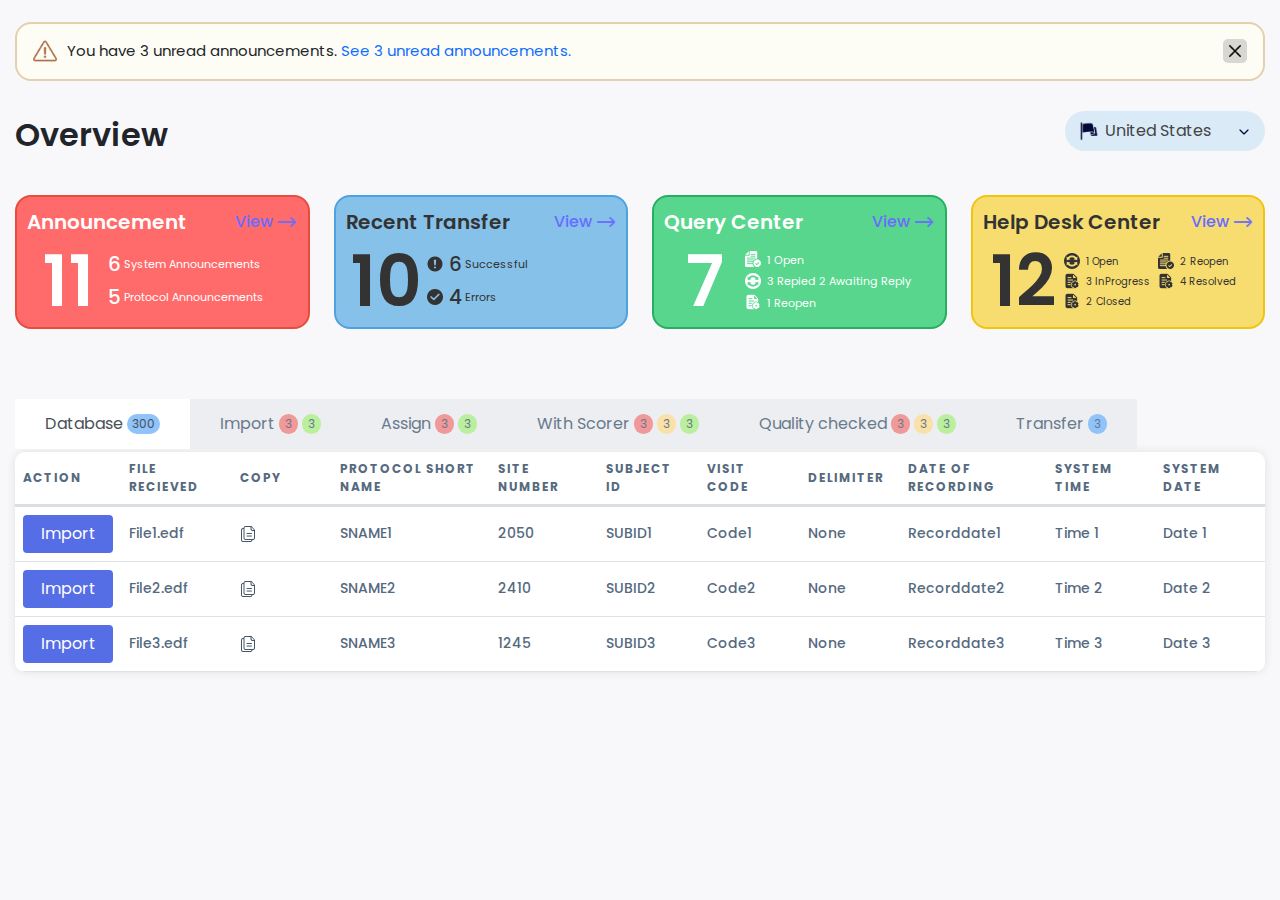
<file: index.html>
<!DOCTYPE html>
<html lang="en">

<head>
    <meta charset="UTF-8">
    <meta name="viewport" content="width=device-width, initial-scale=1.0">
    <title>Test </title>
    <link rel="stylesheet" href="css/lib/bootstrap.min.css">
    <link rel="stylesheet" href="css/lib/select2.css">
    <link rel="stylesheet" href="css/style.css">
</head>

<body>
    <main class="main">
        <div class="managersection">
            <div class="mngnotification">
                <img class="mngnotification__icon" src="img/danger.png" alt="">
                <p>
                    You have 3 unread announcements.
                    <a href="#">
                        See 3 unread announcements.
                    </a>
                </p>
                <button class="mngnotification__close">
                    <img src="img/close.png" alt="close">
                </button>
            </div>

            <div class="overviewsect">
                <div class="overviewsect__title">
                    <p>Overview</p>
                    <div class="overviewsect__select">
                        <select class="styledselect" name="state">
                            <option value="1">United States</option>
                            <option value="2">France</option>
                        </select>
                    </div>
                </div>
                <div class="overviewsect__cards">
                    <div class="row">
                        <div class="col-xl-3 col-md-6">
                            <div class="overviewcard overviewcard_red">
                                <div class="overviewcard__header">
                                    <p>Announcement</p>
                                    <div class="linkwrap">
                                        <a href="#">
                                            View
                                            <img src="img/right-arrow.png" alt="icon">
                                        </a>
                                    </div>
                                </div>
                                <div class="overviewcard__body">
                                    <div class="overview__bignum">
                                        <p>11</p>
                                    </div>
                                    <div class="overview__cardlist">
                                        <ul>
                                            <li>
                                                <span>6</span>
                                                System Announcements
                                            </li>
                                            <li>
                                                <span>5</span>
                                                Protocol Announcements
                                            </li>
                                        </ul>
                                    </div>
                                </div>
                            </div>
                        </div>
                        <div class="col-xl-3 col-md-6">
                            <div class="overviewcard overviewcard_lblue blacktext">
                                <div class="overviewcard__header">
                                    <p>Recent Transfer</p>
                                    <div class="linkwrap">
                                        <a href="#">
                                            View
                                            <img src="img/right-arrow.png" alt="icon">
                                        </a>
                                    </div>
                                </div>
                                <div class="overviewcard__body">
                                    <div class="overview__bignum">
                                        <p>10</p>
                                    </div>
                                    <div class="overview__cardlist">
                                        <ul>
                                            <li>
                                                <img src="img/warning-sign.png" alt="icon">
                                                <span>6</span>
                                                Successful
                                            </li>
                                            <li>
                                                <img src="img/checked.png" alt="icon">
                                                <span>4</span>
                                                Errors
                                            </li>
                                        </ul>
                                    </div>
                                </div>
                            </div>
                        </div>
                        <div class="col-xl-3 col-md-6">
                            <div class="overviewcard overviewcard_lgreen">
                                <div class="overviewcard__header">
                                    <p>Query Center</p>
                                    <div class="linkwrap">
                                        <a href="#">
                                            View
                                            <img src="img/right-arrow.png" alt="icon">
                                        </a>
                                    </div>
                                </div>
                                <div class="overviewcard__body">
                                    <div class="overview__bignum">
                                        <p>7</p>
                                    </div>
                                    <div class="overview__cardlist">
                                        <ul>
                                            <li>
                                                <img src="img/file.png" alt="icon">
                                                1 Open
                                            </li>
                                            <li>
                                                <img src="img/loading-arrow.png" alt="icon">
                                                3 Repied 2 Awaiting Reply
                                            </li>
                                            <li>
                                                <img src="img/project.png" alt="icon">
                                                1 Reopen
                                            </li>
                                        </ul>
                                    </div>
                                </div>
                            </div>
                        </div>
                        <div class="col-xl-3 col-md-6">
                            <div class="overviewcard overviewcard_yellow blacktext">
                                <div class="overviewcard__header">
                                    <p>Help Desk Center</p>
                                    <div class="linkwrap">
                                        <a href="#">
                                            View
                                            <img src="img/right-arrow.png" alt="icon">
                                        </a>
                                    </div>
                                </div>
                                <div class="overviewcard__body">
                                    <div class="overview__bignum">
                                        <p>12</p>
                                    </div>
                                    <div class="overview__cardlist">
                                        <ul class="twocol">
                                            <li>
                                                <img src="img/001-loading-arrow.png" alt="icon">
                                                1 Open
                                            </li>
                                            <li>
                                                <img src="img/003-file.png" alt="icon">
                                                2 Reopen
                                            </li>
                                            <li>
                                                <img src="img/002-project.png" alt="icon">
                                                3 InProgress
                                            </li>
                                            <li>
                                                <img src="img/002-project.png" alt="icon">
                                                4 Resolved
                                            </li>
                                            <li>
                                                <img src="img/002-project.png" alt="icon">
                                                2 Closed
                                            </li>
                                        </ul>
                                    </div>
                                </div>
                            </div>
                        </div>
                    </div>
                </div>
            </div>

            <div class="tablesect">
                <ul class="nav nav-tabs" id="myTab" role="tablist">
                    <li class="nav-item" role="presentation">
                        <button class="nav-link active" id="tab1" data-bs-toggle="tab" data-bs-target="#tab1-pane"
                            type="button" role="tab" aria-controls="tab1-pane" aria-selected="true">
                            Database <span class="label blue">300</span>
                        </button>
                    </li>
                    <li class="nav-item" role="presentation">
                        <button class="nav-link" id="tab2" data-bs-toggle="tab" data-bs-target="#tab2-pane"
                            type="button" role="tab" aria-controls="tab2-pane" aria-selected="false">
                            Import
                            <span class="label red">3</span>
                            <span class="label green">3</span>
                        </button>
                    </li>
                    <li class="nav-item" role="presentation">
                        <button class="nav-link" id="tab3" data-bs-toggle="tab" data-bs-target="#tab3-pane"
                            type="button" role="tab" aria-controls="tab3-pane" aria-selected="false">
                            Assign
                            <span class="label red">3</span>
                            <span class="label green">3</span>
                        </button>
                    </li>
                    <li class="nav-item" role="presentation">
                        <button class="nav-link" id="tab4" data-bs-toggle="tab" data-bs-target="#tab4-pane"
                            type="button" role="tab" aria-controls="tab4-pane" aria-selected="false">
                            With Scorer
                            <span class="label red">3</span>
                            <span class="label yellow">3</span>
                            <span class="label green">3</span>
                        </button>
                    </li>
                    <li class="nav-item" role="presentation">
                        <button class="nav-link" id="tab5" data-bs-toggle="tab" data-bs-target="#tab5-pane"
                            type="button" role="tab" aria-controls="tab5-pane" aria-selected="false">
                            Quality checked
                            <span class="label red">3</span>
                            <span class="label yellow">3</span>
                            <span class="label green">3</span>
                        </button>
                    </li>
                    <li class="nav-item" role="presentation">
                        <button class="nav-link" id="tab6" data-bs-toggle="tab" data-bs-target="#tab6-pane"
                            type="button" role="tab" aria-controls="tab6-pane" aria-selected="false">
                            Transfer
                            <span class="label blue">3</span>
                        </button>
                    </li>
                </ul>
                <div class="tab-content" id="myTabContent">
                    <div class="tab-pane fade show active" id="tab1-pane" role="tabpanel" aria-labelledby="tab1"
                        tabindex="0">

                        <div class="tablewrapper">
                            <table class="table table-hover">
                                <thead>
                                    <tr>
                                        <th scope="col">Action</th>
                                        <th scope="col">File Recieved</th>
                                        <th scope="col">Copy</th>
                                        <th scope="col">Protocol short name</th>
                                        <th scope="col">Site number</th>
                                        <th scope="col">Subject ID</th>
                                        <th scope="col">Visit Code</th>
                                        <th scope="col">Delimiter</th>
                                        <th scope="col">Date of recording</th>
                                        <th scope="col">System time</th>
                                        <th scope="col">System Date</th>
                                    </tr>
                                </thead>
                                <tbody>
                                    <tr>
                                        <th>
                                            <a href="#" class="btn blue_btn">Import</a>
                                        </th>
                                        <td>File1.edf</td>
                                        <td>
                                            <a href="#"><img src="img/copy.png" alt="copy"></a>
                                        </td>
                                        <td>
                                            SNAME1
                                        </td>
                                        <td>2050</td>
                                        <td>SUBID1</td>
                                        <td>Code1</td>
                                        <td>None</td>
                                        <td>Recorddate1</td>
                                        <td>Time 1</td>
                                        <td>Date 1</td>
                                    </tr>
                                    <tr>
                                        <th>
                                            <a href="#" class="btn blue_btn">Import</a>
                                        </th>
                                        <td>File2.edf</td>
                                        <td>
                                            <a href="#"><img src="img/copy.png" alt="copy"></a>
                                        </td>
                                        <td>
                                            SNAME2
                                        </td>
                                        <td>2410</td>
                                        <td>SUBID2</td>
                                        <td>Code2</td>
                                        <td>None</td>
                                        <td>Recorddate2</td>
                                        <td>Time 2</td>
                                        <td>Date 2</td>
                                    </tr>
                                    <tr>
                                        <th>
                                            <a href="#" class="btn blue_btn">Import</a>
                                        </th>
                                        <td>File3.edf</td>
                                        <td>
                                            <a href="#"><img src="img/copy.png" alt="copy"></a>
                                        </td>
                                        <td>
                                            SNAME3
                                        </td>
                                        <td>1245</td>
                                        <td>SUBID3</td>
                                        <td>Code3</td>
                                        <td>None</td>
                                        <td>Recorddate3</td>
                                        <td>Time 3</td>
                                        <td>Date 3</td>
                                    </tr>
                                </tbody>
                            </table>
                        </div>

                    </div>
                    <div class="tab-pane fade" id="tab2-pane" role="tabpanel" aria-labelledby="tab2" tabindex="0">Tab 2
                    </div>
                    <div class="tab-pane fade" id="tab3-pane" role="tabpanel" aria-labelledby="tab3" tabindex="0">Tab 3
                    </div>
                    <div class="tab-pane fade" id="tab4-pane" role="tabpanel" aria-labelledby="tab4" tabindex="0">Tab 4
                    </div>
                    <div class="tab-pane fade" id="tab5-pane" role="tabpanel" aria-labelledby="tab5" tabindex="0">Tab 5
                    </div>
                    <div class="tab-pane fade" id="tab6-pane" role="tabpanel" aria-labelledby="tab6" tabindex="0">Tab 6
                    </div>
                </div>
            </div>
        </div>

    </main>

    <script src="js/lib/jquery.js"></script>
    <script src="js/lib/bootstrap.min.js"></script>
    <script src="js/lib/select2.js"></script>
    <script src="js/common.js"></script>
</body>

</html>
</file>
<file: css/lib/select2.css>
.select2-container{box-sizing:border-box;display:inline-block;margin:0;position:relative;vertical-align:middle}.select2-container .select2-selection--single{box-sizing:border-box;cursor:pointer;display:block;height:28px;user-select:none;-webkit-user-select:none}.select2-container .select2-selection--single .select2-selection__rendered{display:block;padding-left:8px;padding-right:20px;overflow:hidden;text-overflow:ellipsis;white-space:nowrap}.select2-container .select2-selection--single .select2-selection__clear{background-color:transparent;border:none;font-size:1em}.select2-container[dir="rtl"] .select2-selection--single .select2-selection__rendered{padding-right:8px;padding-left:20px}.select2-container .select2-selection--multiple{box-sizing:border-box;cursor:pointer;display:block;min-height:32px;user-select:none;-webkit-user-select:none}.select2-container .select2-selection--multiple .select2-selection__rendered{display:inline;list-style:none;padding:0}.select2-container .select2-selection--multiple .select2-selection__clear{background-color:transparent;border:none;font-size:1em}.select2-container .select2-search--inline .select2-search__field{box-sizing:border-box;border:none;font-size:100%;margin-top:5px;margin-left:5px;padding:0;max-width:100%;resize:none;height:18px;vertical-align:bottom;font-family:sans-serif;overflow:hidden;word-break:keep-all}.select2-container .select2-search--inline .select2-search__field::-webkit-search-cancel-button{-webkit-appearance:none}.select2-dropdown{background-color:white;border:1px solid #aaa;border-radius:4px;box-sizing:border-box;display:block;position:absolute;left:-100000px;width:100%;z-index:1051}.select2-results{display:block}.select2-results__options{list-style:none;margin:0;padding:0}.select2-results__option{padding:6px;user-select:none;-webkit-user-select:none}.select2-results__option--selectable{cursor:pointer}.select2-container--open .select2-dropdown{left:0}.select2-container--open .select2-dropdown--above{border-bottom:none;border-bottom-left-radius:0;border-bottom-right-radius:0}.select2-container--open .select2-dropdown--below{border-top:none;border-top-left-radius:0;border-top-right-radius:0}.select2-search--dropdown{display:block;padding:4px}.select2-search--dropdown .select2-search__field{padding:4px;width:100%;box-sizing:border-box}.select2-search--dropdown .select2-search__field::-webkit-search-cancel-button{-webkit-appearance:none}.select2-search--dropdown.select2-search--hide{display:none}.select2-close-mask{border:0;margin:0;padding:0;display:block;position:fixed;left:0;top:0;min-height:100%;min-width:100%;height:auto;width:auto;opacity:0;z-index:99;background-color:#fff;filter:alpha(opacity=0)}.select2-hidden-accessible{border:0 !important;clip:rect(0 0 0 0) !important;-webkit-clip-path:inset(50%) !important;clip-path:inset(50%) !important;height:1px !important;overflow:hidden !important;padding:0 !important;position:absolute !important;width:1px !important;white-space:nowrap !important}.select2-container--default .select2-selection--single{background-color:#fff;border:1px solid #aaa;border-radius:4px}.select2-container--default .select2-selection--single .select2-selection__rendered{color:#444;line-height:28px}.select2-container--default .select2-selection--single .select2-selection__clear{cursor:pointer;float:right;font-weight:bold;height:26px;margin-right:20px;padding-right:0px}.select2-container--default .select2-selection--single .select2-selection__placeholder{color:#999}.select2-container--default .select2-selection--single .select2-selection__arrow{height:26px;position:absolute;top:1px;right:1px;width:20px}.select2-container--default .select2-selection--single .select2-selection__arrow b{border-color:#888 transparent transparent transparent;border-style:solid;border-width:5px 4px 0 4px;height:0;left:50%;margin-left:-4px;margin-top:-2px;position:absolute;top:50%;width:0}.select2-container--default[dir="rtl"] .select2-selection--single .select2-selection__clear{float:left}.select2-container--default[dir="rtl"] .select2-selection--single .select2-selection__arrow{left:1px;right:auto}.select2-container--default.select2-container--disabled .select2-selection--single{background-color:#eee;cursor:default}.select2-container--default.select2-container--disabled .select2-selection--single .select2-selection__clear{display:none}.select2-container--default.select2-container--open .select2-selection--single .select2-selection__arrow b{border-color:transparent transparent #888 transparent;border-width:0 4px 5px 4px}.select2-container--default .select2-selection--multiple{background-color:white;border:1px solid #aaa;border-radius:4px;cursor:text;padding-bottom:5px;padding-right:5px;position:relative}.select2-container--default .select2-selection--multiple.select2-selection--clearable{padding-right:25px}.select2-container--default .select2-selection--multiple .select2-selection__clear{cursor:pointer;font-weight:bold;height:20px;margin-right:10px;margin-top:5px;position:absolute;right:0;padding:1px}.select2-container--default .select2-selection--multiple .select2-selection__choice{background-color:#e4e4e4;border:1px solid #aaa;border-radius:4px;box-sizing:border-box;display:inline-block;margin-left:5px;margin-top:5px;padding:0;padding-left:20px;position:relative;max-width:100%;overflow:hidden;text-overflow:ellipsis;vertical-align:bottom;white-space:nowrap}.select2-container--default .select2-selection--multiple .select2-selection__choice__display{cursor:default;padding-left:2px;padding-right:5px}.select2-container--default .select2-selection--multiple .select2-selection__choice__remove{background-color:transparent;border:none;border-right:1px solid #aaa;border-top-left-radius:4px;border-bottom-left-radius:4px;color:#999;cursor:pointer;font-size:1em;font-weight:bold;padding:0 4px;position:absolute;left:0;top:0}.select2-container--default .select2-selection--multiple .select2-selection__choice__remove:hover,.select2-container--default .select2-selection--multiple .select2-selection__choice__remove:focus{background-color:#f1f1f1;color:#333;outline:none}.select2-container--default[dir="rtl"] .select2-selection--multiple .select2-selection__choice{margin-left:5px;margin-right:auto}.select2-container--default[dir="rtl"] .select2-selection--multiple .select2-selection__choice__display{padding-left:5px;padding-right:2px}.select2-container--default[dir="rtl"] .select2-selection--multiple .select2-selection__choice__remove{border-left:1px solid #aaa;border-right:none;border-top-left-radius:0;border-bottom-left-radius:0;border-top-right-radius:4px;border-bottom-right-radius:4px}.select2-container--default[dir="rtl"] .select2-selection--multiple .select2-selection__clear{float:left;margin-left:10px;margin-right:auto}.select2-container--default.select2-container--focus .select2-selection--multiple{border:solid black 1px;outline:0}.select2-container--default.select2-container--disabled .select2-selection--multiple{background-color:#eee;cursor:default}.select2-container--default.select2-container--disabled .select2-selection__choice__remove{display:none}.select2-container--default.select2-container--open.select2-container--above .select2-selection--single,.select2-container--default.select2-container--open.select2-container--above .select2-selection--multiple{border-top-left-radius:0;border-top-right-radius:0}.select2-container--default.select2-container--open.select2-container--below .select2-selection--single,.select2-container--default.select2-container--open.select2-container--below .select2-selection--multiple{border-bottom-left-radius:0;border-bottom-right-radius:0}.select2-container--default .select2-search--dropdown .select2-search__field{border:1px solid #aaa}.select2-container--default .select2-search--inline .select2-search__field{background:transparent;border:none;outline:0;box-shadow:none;-webkit-appearance:textfield}.select2-container--default .select2-results>.select2-results__options{max-height:200px;overflow-y:auto}.select2-container--default .select2-results__option .select2-results__option{padding-left:1em}.select2-container--default .select2-results__option .select2-results__option .select2-results__group{padding-left:0}.select2-container--default .select2-results__option .select2-results__option .select2-results__option{margin-left:-1em;padding-left:2em}.select2-container--default .select2-results__option .select2-results__option .select2-results__option .select2-results__option{margin-left:-2em;padding-left:3em}.select2-container--default .select2-results__option .select2-results__option .select2-results__option .select2-results__option .select2-results__option{margin-left:-3em;padding-left:4em}.select2-container--default .select2-results__option .select2-results__option .select2-results__option .select2-results__option .select2-results__option .select2-results__option{margin-left:-4em;padding-left:5em}.select2-container--default .select2-results__option .select2-results__option .select2-results__option .select2-results__option .select2-results__option .select2-results__option .select2-results__option{margin-left:-5em;padding-left:6em}.select2-container--default .select2-results__option--group{padding:0}.select2-container--default .select2-results__option--disabled{color:#999}.select2-container--default .select2-results__option--selected{background-color:#ddd}.select2-container--default .select2-results__option--highlighted.select2-results__option--selectable{background-color:#5897fb;color:white}.select2-container--default .select2-results__group{cursor:default;display:block;padding:6px}.select2-container--classic .select2-selection--single{background-color:#f7f7f7;border:1px solid #aaa;border-radius:4px;outline:0;background-image:-webkit-linear-gradient(top, #fff 50%, #eee 100%);background-image:-o-linear-gradient(top, #fff 50%, #eee 100%);background-image:linear-gradient(to bottom, #fff 50%, #eee 100%);background-repeat:repeat-x;filter:progid:DXImageTransform.Microsoft.gradient(startColorstr='#FFFFFFFF', endColorstr='#FFEEEEEE', GradientType=0)}.select2-container--classic .select2-selection--single:focus{border:1px solid #5897fb}.select2-container--classic .select2-selection--single .select2-selection__rendered{color:#444;line-height:28px}.select2-container--classic .select2-selection--single .select2-selection__clear{cursor:pointer;float:right;font-weight:bold;height:26px;margin-right:20px}.select2-container--classic .select2-selection--single .select2-selection__placeholder{color:#999}.select2-container--classic .select2-selection--single .select2-selection__arrow{background-color:#ddd;border:none;border-left:1px solid #aaa;border-top-right-radius:4px;border-bottom-right-radius:4px;height:26px;position:absolute;top:1px;right:1px;width:20px;background-image:-webkit-linear-gradient(top, #eee 50%, #ccc 100%);background-image:-o-linear-gradient(top, #eee 50%, #ccc 100%);background-image:linear-gradient(to bottom, #eee 50%, #ccc 100%);background-repeat:repeat-x;filter:progid:DXImageTransform.Microsoft.gradient(startColorstr='#FFEEEEEE', endColorstr='#FFCCCCCC', GradientType=0)}.select2-container--classic .select2-selection--single .select2-selection__arrow b{border-color:#888 transparent transparent transparent;border-style:solid;border-width:5px 4px 0 4px;height:0;left:50%;margin-left:-4px;margin-top:-2px;position:absolute;top:50%;width:0}.select2-container--classic[dir="rtl"] .select2-selection--single .select2-selection__clear{float:left}.select2-container--classic[dir="rtl"] .select2-selection--single .select2-selection__arrow{border:none;border-right:1px solid #aaa;border-radius:0;border-top-left-radius:4px;border-bottom-left-radius:4px;left:1px;right:auto}.select2-container--classic.select2-container--open .select2-selection--single{border:1px solid #5897fb}.select2-container--classic.select2-container--open .select2-selection--single .select2-selection__arrow{background:transparent;border:none}.select2-container--classic.select2-container--open .select2-selection--single .select2-selection__arrow b{border-color:transparent transparent #888 transparent;border-width:0 4px 5px 4px}.select2-container--classic.select2-container--open.select2-container--above .select2-selection--single{border-top:none;border-top-left-radius:0;border-top-right-radius:0;background-image:-webkit-linear-gradient(top, #fff 0%, #eee 50%);background-image:-o-linear-gradient(top, #fff 0%, #eee 50%);background-image:linear-gradient(to bottom, #fff 0%, #eee 50%);background-repeat:repeat-x;filter:progid:DXImageTransform.Microsoft.gradient(startColorstr='#FFFFFFFF', endColorstr='#FFEEEEEE', GradientType=0)}.select2-container--classic.select2-container--open.select2-container--below .select2-selection--single{border-bottom:none;border-bottom-left-radius:0;border-bottom-right-radius:0;background-image:-webkit-linear-gradient(top, #eee 50%, #fff 100%);background-image:-o-linear-gradient(top, #eee 50%, #fff 100%);background-image:linear-gradient(to bottom, #eee 50%, #fff 100%);background-repeat:repeat-x;filter:progid:DXImageTransform.Microsoft.gradient(startColorstr='#FFEEEEEE', endColorstr='#FFFFFFFF', GradientType=0)}.select2-container--classic .select2-selection--multiple{background-color:white;border:1px solid #aaa;border-radius:4px;cursor:text;outline:0;padding-bottom:5px;padding-right:5px}.select2-container--classic .select2-selection--multiple:focus{border:1px solid #5897fb}.select2-container--classic .select2-selection--multiple .select2-selection__clear{display:none}.select2-container--classic .select2-selection--multiple .select2-selection__choice{background-color:#e4e4e4;border:1px solid #aaa;border-radius:4px;display:inline-block;margin-left:5px;margin-top:5px;padding:0}.select2-container--classic .select2-selection--multiple .select2-selection__choice__display{cursor:default;padding-left:2px;padding-right:5px}.select2-container--classic .select2-selection--multiple .select2-selection__choice__remove{background-color:transparent;border:none;border-top-left-radius:4px;border-bottom-left-radius:4px;color:#888;cursor:pointer;font-size:1em;font-weight:bold;padding:0 4px}.select2-container--classic .select2-selection--multiple .select2-selection__choice__remove:hover{color:#555;outline:none}.select2-container--classic[dir="rtl"] .select2-selection--multiple .select2-selection__choice{margin-left:5px;margin-right:auto}.select2-container--classic[dir="rtl"] .select2-selection--multiple .select2-selection__choice__display{padding-left:5px;padding-right:2px}.select2-container--classic[dir="rtl"] .select2-selection--multiple .select2-selection__choice__remove{border-top-left-radius:0;border-bottom-left-radius:0;border-top-right-radius:4px;border-bottom-right-radius:4px}.select2-container--classic.select2-container--open .select2-selection--multiple{border:1px solid #5897fb}.select2-container--classic.select2-container--open.select2-container--above .select2-selection--multiple{border-top:none;border-top-left-radius:0;border-top-right-radius:0}.select2-container--classic.select2-container--open.select2-container--below .select2-selection--multiple{border-bottom:none;border-bottom-left-radius:0;border-bottom-right-radius:0}.select2-container--classic .select2-search--dropdown .select2-search__field{border:1px solid #aaa;outline:0}.select2-container--classic .select2-search--inline .select2-search__field{outline:0;box-shadow:none}.select2-container--classic .select2-dropdown{background-color:#fff;border:1px solid transparent}.select2-container--classic .select2-dropdown--above{border-bottom:none}.select2-container--classic .select2-dropdown--below{border-top:none}.select2-container--classic .select2-results>.select2-results__options{max-height:200px;overflow-y:auto}.select2-container--classic .select2-results__option--group{padding:0}.select2-container--classic .select2-results__option--disabled{color:grey}.select2-container--classic .select2-results__option--highlighted.select2-results__option--selectable{background-color:#3875d7;color:#fff}.select2-container--classic .select2-results__group{cursor:default;display:block;padding:6px}.select2-container--classic.select2-container--open .select2-dropdown{border-color:#5897fb}
</file>
<file: css/style.css>
@import url("https://fonts.googleapis.com/css2?family=Poppins:wght@100;200;300;400;500;600;700;800;900&display=swap");.managersection{padding:22px 15px;background:#f8f8fb;min-height:100vh;font-family:"Poppins",sans-serif}.mngnotification{border:2px solid #e3d0ae;background:#fdfcf5;border-radius:16px;padding:16px 50px;min-height:46px;position:relative;display:-webkit-box;display:-ms-flexbox;display:flex;-webkit-box-align:center;-ms-flex-align:center;align-items:center;margin-bottom:30px}.mngnotification p{margin:0;font-size:15px}.mngnotification p a{text-decoration:none}.mngnotification__icon{width:24px;margin-right:10px;position:absolute;left:16px;top:50%;-webkit-transform:translateY(-50%);transform:translateY(-50%)}.mngnotification__close{width:24px;height:24px;border-radius:5px;background:#d8d7d1;border:none;padding:0;outline:none;display:-webkit-inline-box;display:-ms-inline-flexbox;display:inline-flex;-webkit-box-align:center;-ms-flex-align:center;align-items:center;-webkit-box-pack:center;-ms-flex-pack:center;justify-content:center;position:absolute;right:16px;top:50%;-webkit-transform:translateY(-50%);transform:translateY(-50%);-webkit-transition:0.3s;transition:0.3s}.mngnotification__close img{width:12px;vertical-align:top}.mngnotification__close:hover{background:#ababab}.overviewsect{margin-bottom:70px}.overviewsect__title{margin-bottom:20px;display:-webkit-box;display:-ms-flexbox;display:flex;-ms-flex-wrap:wrap;flex-wrap:wrap}.overviewsect__title p{font-size:32px;font-weight:600;width:100%;max-width:calc(100% - 200px);-webkit-box-flex:0;-ms-flex:0 0 calc(100% - 200px);flex:0 0 calc(100% - 200px)}.overviewsect__title .overviewsect__select{width:100%;max-width:200px;-webkit-box-flex:0;-ms-flex:0 0 200px;flex:0 0 200px}.overviewsect__title .overviewsect__select .select2{width:100%!important}.overviewsect__title .overviewsect__select .select2-container .select2-selection--single{height:40px;border:none!important;background:transparent}.overviewsect__title .overviewsect__select .select2-container--default .select2-selection--single .select2-selection__rendered{line-height:40px;padding-left:40px;padding-right:30px;background-color:#daebf7;border-radius:32px;background-image:url("../img/flag.png");background-repeat:no-repeat;background-size:20px;background-position:left 14px top 10px}.overviewsect__title .overviewsect__select .select2-container--default .select2-selection--single .select2-selection__arrow b{display:none}.overviewsect__title .overviewsect__select .select2-selection__arrow{background:url("../img/down.png") no-repeat center/16px;height:40px;width:40px}.select2-container--open .select2-dropdown--below{border-radius:5px;overflow:hidden;border:none!important;margin-top:2px;-webkit-box-shadow:0 0 10px rgba(51,51,51,0.1);box-shadow:0 0 10px rgba(51,51,51,0.1)}.overviewcard{border-radius:16px;padding:10px}.overviewcard__header{display:-webkit-box;display:-ms-flexbox;display:flex;-webkit-box-align:center;-ms-flex-align:center;align-items:center;-ms-flex-wrap:wrap;flex-wrap:wrap;margin-bottom:10px}.overviewcard__header p{width:100%;max-width:70%;-webkit-box-flex:0;-ms-flex:0 0 70%;flex:0 0 70%;color:#fff;font-size:20px;font-weight:600;margin:0}.overviewcard__header .linkwrap{width:100%;max-width:30%;-webkit-box-flex:0;-ms-flex:0 0 30%;flex:0 0 30%;text-align:right}.overviewcard__header a{color:#696cff;text-decoration:none;font-weight:500}.overviewcard__header a img{vertical-align:middle;width:20px;-webkit-transition:0.3s;transition:0.3s}.overviewcard__header a:hover img{-webkit-transform:translateX(5px);transform:translateX(5px)}.overviewcard__body{display:-webkit-box;display:-ms-flexbox;display:flex;-ms-flex-wrap:wrap;flex-wrap:wrap;-webkit-box-align:center;-ms-flex-align:center;align-items:center}.overviewcard__body .overview__bignum{width:100%;max-width:40%;-webkit-box-flex:0;-ms-flex:0 0 40%;flex:0 0 40%}.overviewcard__body .overview__bignum p{color:#fff;text-align:center;font-weight:600;font-size:100px;line-height:100%;margin:0}.overviewcard__body .overview__cardlist{width:100%;max-width:60%;-webkit-box-flex:0;-ms-flex:0 0 60%;flex:0 0 60%}.overviewcard__body .overview__cardlist ul{list-style-type:none;padding:0;margin:0}.overviewcard__body .overview__cardlist ul li{color:#fff;font-size:12px;margin-bottom:5px}.overviewcard__body .overview__cardlist ul li:last-child{margin-bottom:0}.overviewcard__body .overview__cardlist ul li span{font-size:20px;font-weight:500;display:inline-block;vertical-align:middle;margin-top:-2px}.overviewcard__body .overview__cardlist ul li>img{vertical-align:middle;width:16px;margin-top:-3px;margin-right:3px}.overviewcard__body .overview__cardlist ul.twocol{display:-webkit-box;display:-ms-flexbox;display:flex;-ms-flex-wrap:wrap;flex-wrap:wrap}.overviewcard__body .overview__cardlist ul.twocol li{width:100%;max-width:50%;-webkit-box-flex:0;-ms-flex:0 0 50%;flex:0 0 50%;padding-right:5px}.overviewcard_red{border:2px solid #e74c3c;background:#ff6b6b}.overviewcard_lblue{border:2px solid #4ea3df;background:#85c1e9}.overviewcard_lgreen{border:2px solid #27ae60;background:#58d68d}.overviewcard_yellow{border:2px solid #f1c40f;background:#f7dc6f}.blacktext .overviewcard__body .overview__bignum p,.blacktext .overviewcard__body .overview__cardlist ul li,.blacktext .overviewcard__header p{color:#333}.tablesect .nav{display:-webkit-inline-box;display:-ms-inline-flexbox;display:inline-flex;margin-bottom:3px}.tablesect .nav-tabs{border:none!important;background:#eceef1}.tablesect .nav-item button{border:none!important;margin:0;border-radius:0;height:50px;padding:10px 30px;color:#697a8d}.tablesect .nav-item button .label{display:inline-block;vertical-align:middle;font-size:12px;border-radius:10px;padding:1px 5px;min-width:19px}.tablesect .nav-item button .label.blue{background:#8fc3f9}.tablesect .nav-item button .label.green{background:#baef9e}.tablesect .nav-item button .label.red{background:#f19898}.tablesect .nav-item button .label.yellow{background:#fae1a7}.tablesect table{background:#fff;margin:0}.tablesect table thead{color:#566a7f;text-transform:uppercase;letter-spacing:1px;font-size:12px;border-bottom:3px solid #d9dee3}.tablesect table thead th{height:44px;vertical-align:middle;min-width:100px}.tablesect table tbody{font-size:14px}.tablesect table tbody .blue_btn{color:#fff;background:#556ee6;min-width:90px;-webkit-transition:0.3s;transition:0.3s}.tablesect table tbody .blue_btn:hover{background:#485ec4}.tablesect table tbody .blue_btn:focus{-webkit-box-shadow:0 0 0 0.15rem rgba(111,132,234,0.5);box-shadow:0 0 0 0.15rem rgba(111,132,234,0.5)}.tablesect table tbody td{vertical-align:middle;color:#566a7f;font-weight:500}.tablesect table.table-hover>tbody>tr:hover{--bs-table-accent-bg:rgba(0,0,0,0.03)}.tablesect .tablewrapper{overflow:auto;-webkit-box-shadow:0 0 10px rgba(0,0,0,0.1);box-shadow:0 0 10px rgba(0,0,0,0.1);border-radius:10px}.tablesect .tablewrapper::-webkit-scrollbar{width:10px;height:10px}.tablesect .tablewrapper::-webkit-scrollbar-track{background:rgba(0,0,0,0.05)}.tablesect .tablewrapper::-webkit-scrollbar-thumb{background-color:darkgrey;border-radius:10px}@media (max-width:1440.8px){.overviewcard__body .overview__bignum p{font-size:70px}.overviewcard__body .overview__bignum{max-width:30%;-webkit-box-flex:0;-ms-flex:0 0 30%;flex:0 0 30%}.overviewcard__body .overview__cardlist{max-width:70%;-webkit-box-flex:0;-ms-flex:0 0 70%;flex:0 0 70%}}@media (max-width:1399.8px){.overviewcard__body .overview__cardlist ul li{font-size:11px}.overviewcard__body .overview__cardlist ul.twocol li{font-size:10px}}@media (max-width:1199.8px){.overviewcard{margin-bottom:20px}.overviewsect{margin-bottom:50px}.overviewcard__body .overview__cardlist ul li,.overviewcard__body .overview__cardlist ul.twocol li{font-size:12px}.overviewcard__body .overview__bignum p{font-size:80px}}@media (max-width:575.8px){.overviewsect__title .overviewsect__select,.overviewsect__title p{max-width:100%;-webkit-box-flex:0;-ms-flex:0 0 100%;flex:0 0 100%}.overviewsect__title p{font-size:24px}.mngnotification{padding:10px 40px;margin-bottom:20px}.mngnotification .mngnotification__icon{margin:0;width:20px;left:10px}.overviewcard__header p{font-size:18px}.overviewcard__body .overview__bignum p{font-size:70px}.overviewcard{margin-bottom:10px}.tablesect .nav-item button{height:46px;padding:5px 20px;font-size:14px}}.managersection.lightbluebg{background:#eaf6ff}.overviewsect__cards.twocol .overviewcard__header{max-width:420px}.overviewsect__cards.twocol .overviewcard__body .overview__bignum{max-width:180px;-webkit-box-flex:0;-ms-flex:0 0 180px;flex:0 0 180px}.overviewsect__cards.twocol .overviewcard__body .overview__cardlist{max-width:calc(100% - 180px);-webkit-box-flex:0;-ms-flex:0 0 calc(100% - 180px);flex:0 0 calc(100% - 180px)}.overviewsect__cards.twocol .overviewcard__body .overview__cardlist ul.twocol{max-width:300px}.chartwrap canvas{width:200px!important;height:200px!important;margin:0 auto}.overviewchartbox{background:#fff;border-radius:20px;padding:15px;margin-bottom:20px}.chartsection{margin-top:30px}.overviewchartbox__time{padding:10px 15px;background:#f5f6fa;list-style-type:none;margin:0 0 15px 0;display:-webkit-inline-box;display:-ms-inline-flexbox;display:inline-flex;-webkit-box-align:center;-ms-flex-align:center;align-items:center;-webkit-box-pack:center;-ms-flex-pack:center;justify-content:center;border-radius:30px}.overviewchartbox__time li a{text-decoration:none;text-transform:uppercase;color:#373b47;font-size:14px;font-weight:600;border-radius:30px;padding:4px 15px;display:inline-block;-webkit-transition:0.3s;transition:0.3s}.overviewchartbox__time li a:hover{color:#003eff}.overviewchartbox__time li a.active{color:#003eff;background:#fff}.chartwrap{position:relative;margin-bottom:20px}.chartwrap .centertotal{position:absolute;left:0;right:0;margin:0 auto;top:75px;width:160px;text-align:center;font-size:18px;font-weight:500}.chartwrap .centertotal span{display:block;color:#004475;font-weight:600;text-transform:uppercase;font-size:14px}.chart-legend{padding:20px 0 0 0;list-style-type:none;display:-webkit-box;display:-ms-flexbox;display:flex;-ms-flex-wrap:wrap;flex-wrap:wrap;max-width:700px;margin:0 auto}.chart-legend h2{color:#004475;font-size:20px;text-align:center;margin-bottom:20px;width:100%;max-width:100%;-webkit-box-flex:0;-ms-flex:0 0 100%;flex:0 0 100%}.chart-legend .legend-color{display:inline-block;width:16px;height:16px;border-radius:50%;vertical-align:middle;position:absolute;left:0;top:3px}.chart-legend li{width:100%;max-width:50%;-webkit-box-flex:0;-ms-flex:0 0 50%;flex:0 0 50%;position:relative;padding-left:25px;margin-bottom:10px}.overviewchartbox__link{color:#696cff;text-decoration:none;font-weight:500}.overviewchartbox__link img{-webkit-transition:0.3s;transition:0.3s;width:20px}.overviewchartbox__link:hover{color:#696cff}.overviewchartbox__link:hover img{-webkit-transform:translateX(5px);transform:translateX(5px)}.overviewchartbox__time{-ms-flex-wrap:wrap;flex-wrap:wrap}@media (max-width:991.8px){.chart-legend li{max-width:100%;-webkit-box-flex:0;-ms-flex:0 0 100%;flex:0 0 100%}.overviewsect__cards.twocol .overviewcard__body .overview__bignum{max-width:30%;-webkit-box-flex:0;-ms-flex:0 0 30%;flex:0 0 30%}.overviewsect__cards.twocol .overviewcard__body .overview__cardlist{max-width:70%;-webkit-box-flex:0;-ms-flex:0 0 70%;flex:0 0 70%}.overviewchartbox__time li a{font-size:12px;padding:4px 10px}.chart-legend li{font-size:14px}.chart-legend h2{font-size:18px}}@media (max-width:575.8px){.overviewchartbox__time{padding:10px}}
</file>
